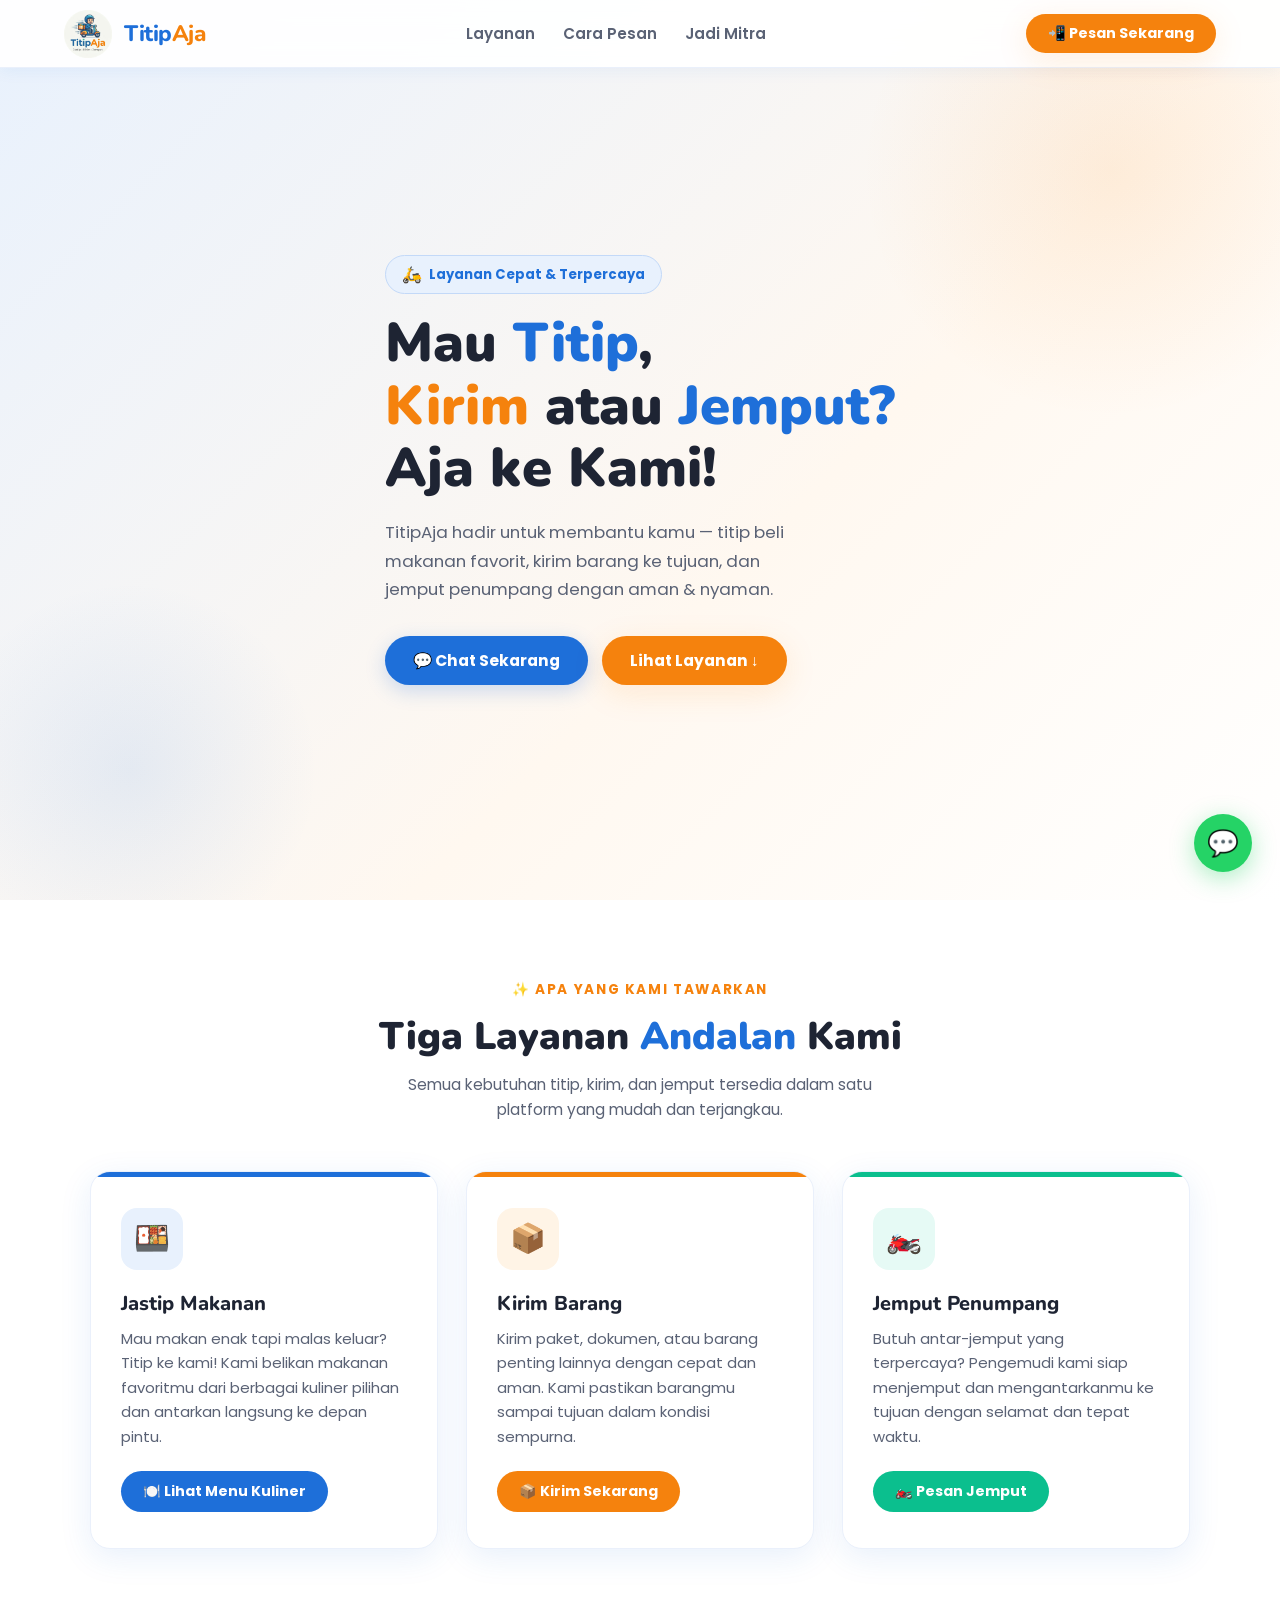
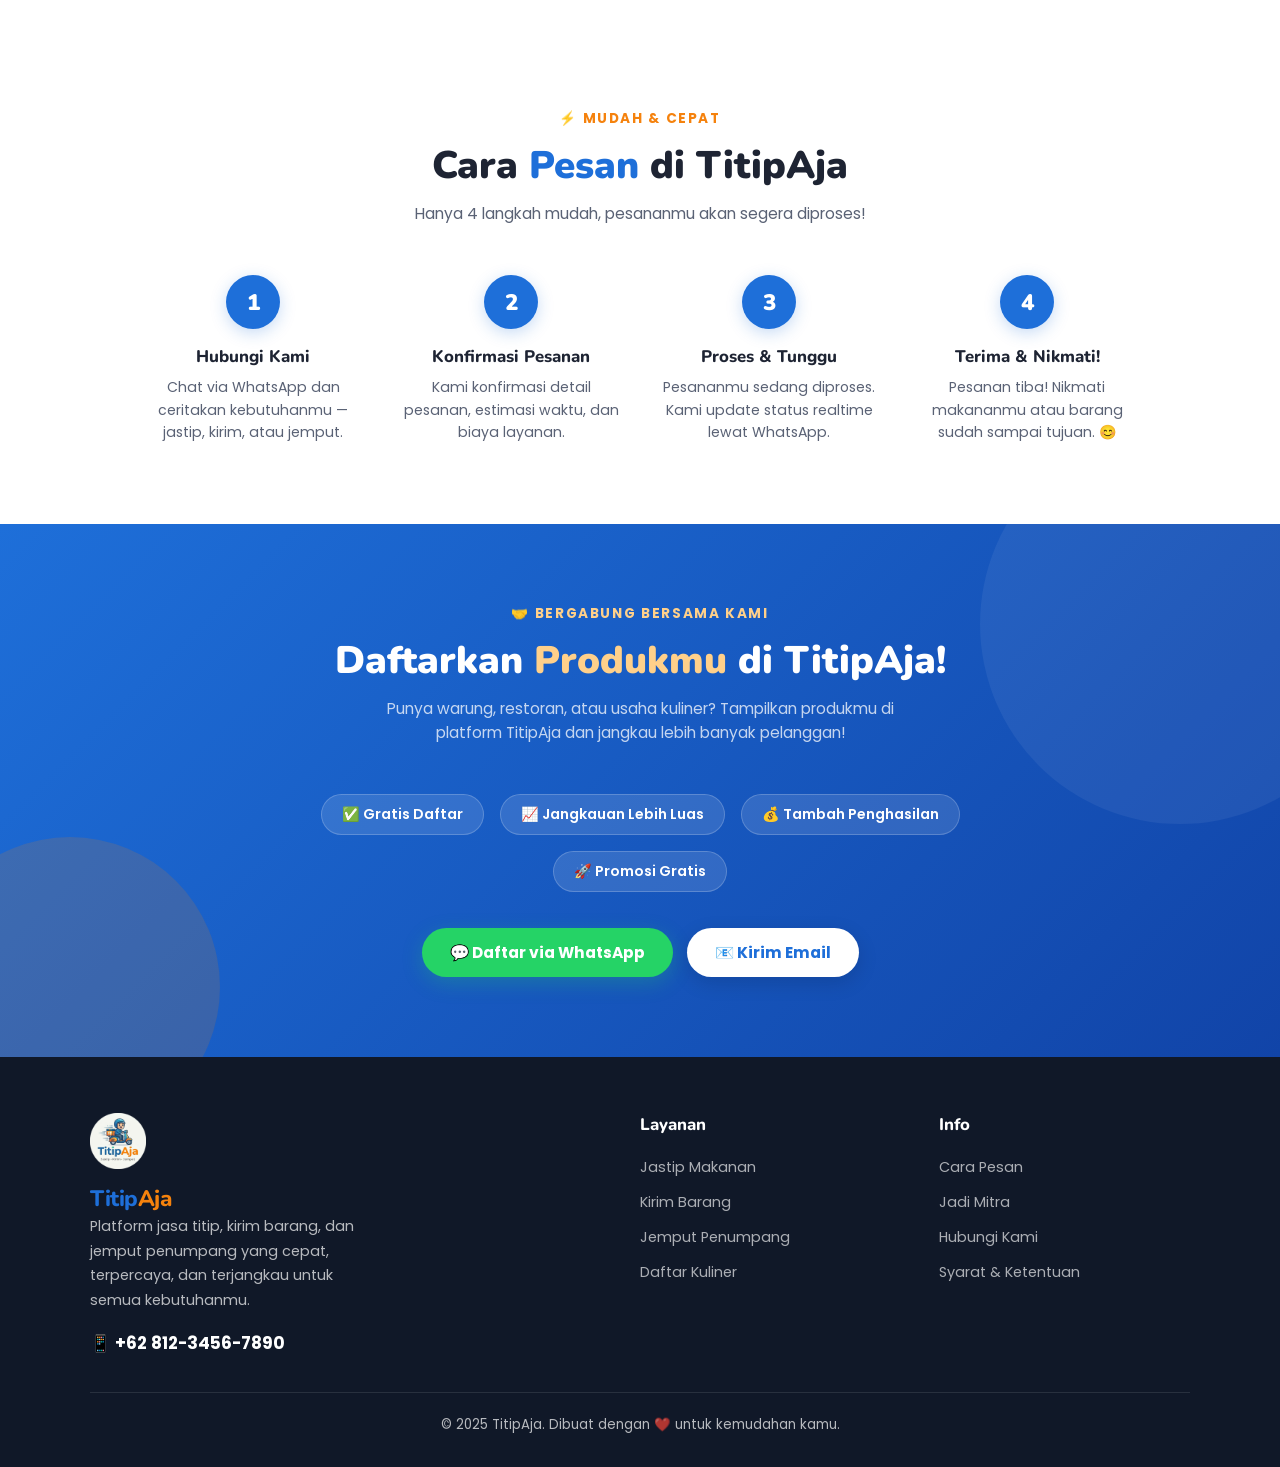
<file: index.html>
<!DOCTYPE html>
<html lang="id">
<head>
<meta charset="UTF-8">
<meta name="viewport" content="width=device-width, initial-scale=1.0">
<title>TitipAja – Jastip • Kirim • Jemput</title>
<link href="https://fonts.googleapis.com/css2?family=Nunito:wght@400;600;700;800;900&family=Poppins:wght@400;500;600;700&display=swap" rel="stylesheet">
<link rel="stylesheet" href="style.css">
</head>
<body>

<!-- NAV -->
<nav>
  <div class="nav-brand">
    <a class="nav-logo" href="#">
      <img src="logo.png" alt="TitipAja">
    </a>
    <h1 class="nav-title"><span class="blue">Titip</span><span class="orange">Aja</span></h1>
  </div>
  <ul class="nav-links">
    <li><a href="#layanan">Layanan</a></li>
    <li><a href="#cara-pesan">Cara Pesan</a></li>
    <li><a href="#mitra">Jadi Mitra</a></li>
  </ul>
  <a class="nav-cta" href="https://wa.me/6281234567890" target="_blank">📲 Pesan Sekarang</a>
</nav>

<!-- HERO -->
<section class="hero" id="home">
  <div class="hero-inner">
    <div class="hero-text">
      <div class="hero-badge"><span>🛵</span> Layanan Cepat & Terpercaya</div>
      <h1 class="hero-title">
        Mau <span class="blue">Titip</span>,<br>
        <span class="orange">Kirim</span> atau <span class="blue">Jemput?</span><br>
        Aja ke Kami!
      </h1>
      <p class="hero-desc">
        TitipAja hadir untuk membantu kamu — titip beli makanan favorit, kirim barang ke tujuan, dan jemput penumpang dengan aman & nyaman.
      </p>
      <div class="hero-btns">
        <a class="btn-primary" href="https://wa.me/6281234567890" target="_blank">💬 Chat Sekarang</a>
        <a class="btn-secondary" href="#layanan">Lihat Layanan ↓</a>
      </div>
    </div>

  </div>
</section>

<!-- SERVICES -->
<section class="services fade-in" id="layanan">
  <p class="section-label">✨ Apa yang Kami Tawarkan</p>
  <h2 class="section-title">Tiga Layanan <span class="blue">Andalan</span> Kami</h2>
  <p class="section-sub">Semua kebutuhan titip, kirim, dan jemput tersedia dalam satu platform yang mudah dan terjangkau.</p>
  <div class="cards">

    <!-- Jastip -->
    <div class="card fade-in">
      <div class="card-icon">🍱</div>
      <h3>Jastip Makanan</h3>
      <p>Mau makan enak tapi malas keluar? Titip ke kami! Kami belikan makanan favoritmu dari berbagai kuliner pilihan dan antarkan langsung ke depan pintu.</p>
      <a class="card-btn" href="kuliner.html">🍽️ Lihat Menu Kuliner</a>
    </div>

    <!-- Kirim Barang -->
    <div class="card orange-card fade-in">
      <div class="card-icon">📦</div>
      <h3>Kirim Barang</h3>
      <p>Kirim paket, dokumen, atau barang penting lainnya dengan cepat dan aman. Kami pastikan barangmu sampai tujuan dalam kondisi sempurna.</p>
      <a class="card-btn" href="https://wa.me/6281234567890?text=Halo%20TitipAja%2C%20saya%20mau%20kirim%20barang" target="_blank">📦 Kirim Sekarang</a>
    </div>

    <!-- Jemput -->
    <div class="card teal-card fade-in">
      <div class="card-icon">🏍️</div>
      <h3>Jemput Penumpang</h3>
      <p>Butuh antar-jemput yang terpercaya? Pengemudi kami siap menjemput dan mengantarkanmu ke tujuan dengan selamat dan tepat waktu.</p>
      <a class="card-btn" href="https://wa.me/6281234567890?text=Halo%20TitipAja%2C%20saya%20mau%20dijemput" target="_blank">🏍️ Pesan Jemput</a>
    </div>

  </div>
</section>


<!-- HOW IT WORKS -->
<section class="how fade-in" id="cara-pesan">
  <p class="section-label">⚡ Mudah & Cepat</p>
  <h2 class="section-title">Cara <span class="blue">Pesan</span> di TitipAja</h2>
  <p class="section-sub">Hanya 4 langkah mudah, pesananmu akan segera diproses!</p>
  <div class="steps">
    <div class="step fade-in">
      <div class="step-num">1</div>
      <h4>Hubungi Kami</h4>
      <p>Chat via WhatsApp dan ceritakan kebutuhanmu — jastip, kirim, atau jemput.</p>
    </div>
    <div class="step fade-in">
      <div class="step-num">2</div>
      <h4>Konfirmasi Pesanan</h4>
      <p>Kami konfirmasi detail pesanan, estimasi waktu, dan biaya layanan.</p>
    </div>
    <div class="step fade-in">
      <div class="step-num">3</div>
      <h4>Proses & Tunggu</h4>
      <p>Pesananmu sedang diproses. Kami update status realtime lewat WhatsApp.</p>
    </div>
    <div class="step fade-in">
      <div class="step-num">4</div>
      <h4>Terima & Nikmati!</h4>
      <p>Pesanan tiba! Nikmati makananmu atau barang sudah sampai tujuan. 😊</p>
    </div>
  </div>
</section>

<!-- MITRA -->
<section class="mitra fade-in" id="mitra">
  <div class="mitra-inner">
    <p class="section-label">🤝 Bergabung Bersama Kami</p>
    <h2 class="section-title">Daftarkan <span style="color:#ffd08a">Produkmu</span> di TitipAja!</h2>
    <p class="section-sub">Punya warung, restoran, atau usaha kuliner? Tampilkan produkmu di platform TitipAja dan jangkau lebih banyak pelanggan!</p>
    <div class="mitra-perks">
      <div class="mitra-perk">✅ Gratis Daftar</div>
      <div class="mitra-perk">📈 Jangkauan Lebih Luas</div>
      <div class="mitra-perk">💰 Tambah Penghasilan</div>
      <div class="mitra-perk">🚀 Promosi Gratis</div>
    </div>
    <div class="mitra-btns">
      <a class="btn-wa" href="https://wa.me/6281234567890?text=Halo%20TitipAja%2C%20saya%20ingin%20mendaftarkan%20produk%20saya" target="_blank">
        💬 Daftar via WhatsApp
      </a>
      <a class="btn-white" href="mailto:titipaja@email.com">
        📧 Kirim Email
      </a>
    </div>
  </div>
</section>

<!-- FOOTER -->
<footer id="kontak">
  <div class="footer-inner">
    <div class="footer-brand">
      <a class="nav-logo" href="#" style="display:inline-flex;">
        <img src="logo.png" alt="TitipAja" style="height:56px;width:auto;">
      </a>
      <h1 class="nav-title"><span class="blue">Titip</span><span class="orange">Aja</span></h1>
      <p>Platform jasa titip, kirim barang, dan jemput penumpang yang cepat, terpercaya, dan terjangkau untuk semua kebutuhanmu.</p>
      <div class="footer-contact">
        <a href="https://wa.me/6281234567890" target="_blank">
          📱 +62 812-3456-7890
        </a>
      </div>
    </div>
    <div class="footer-col">
      <h4>Layanan</h4>
      <ul>
        <li><a href="#layanan">Jastip Makanan</a></li>
        <li><a href="#layanan">Kirim Barang</a></li>
        <li><a href="#layanan">Jemput Penumpang</a></li>
        <li><a href="#kuliner">Daftar Kuliner</a></li>
      </ul>
    </div>
    <div class="footer-col">
      <h4>Info</h4>
      <ul>
        <li><a href="#cara-pesan">Cara Pesan</a></li>
        <li><a href="#mitra">Jadi Mitra</a></li>
        <li><a href="https://wa.me/6281234567890" target="_blank">Hubungi Kami</a></li>
        <li><a href="#">Syarat & Ketentuan</a></li>
      </ul>
    </div>
  </div>
  <div class="footer-bottom">
    © 2025 TitipAja. Dibuat dengan ❤️ untuk kemudahan kamu.
  </div>
</footer>

<!-- WhatsApp Float -->
<a class="wa-float" href="https://wa.me/6281234567890" target="_blank" title="Chat WhatsApp">💬</a>

<script src="script.js"></script>
</body>
</html>
</file>
<file: style.css>
:root {
    --blue: #1e6fd9;
    --blue-dark: #1558b0;
    --blue-light: #e8f1fd;
    --orange: #f5820d;
    --orange-dark: #d46a00;
    --orange-light: #fff4e6;
    --gray: #5a6275;
    --gray-light: #f4f6fb;
    --white: #ffffff;
    --text: #1e2433;
    --radius: 20px;
    --shadow: 0 8px 32px rgba(30,111,217,0.10);
    --shadow-orange: 0 8px 32px rgba(245,130,13,0.13);
  }
  *, *::before, *::after { box-sizing: border-box; margin: 0; padding: 0; }
  html { scroll-behavior: smooth; }
  body {
    font-family: 'Poppins', sans-serif;
    color: var(--text);
    background: var(--white);
    overflow-x: hidden;
  }

  /* ─── NAV ─── */
  nav {
    position: fixed; top: 0; left: 0; right: 0; z-index: 100;
    background: rgba(255,255,255,0.92);
    backdrop-filter: blur(12px);
    border-bottom: 1.5px solid #eaf0fb;
    display: flex; align-items: center; justify-content: space-between;
    padding: 0 5vw;
    height: 68px;
    box-shadow: 0 2px 16px rgba(30,111,217,0.07);
  }
  .nav-brand {
    display: flex; align-items: center; gap: 12px;
  }
  .nav-logo {
    display: flex; align-items: center; gap: 10px;
    text-decoration: none;
  }
  .nav-logo img { height: 48px; width: auto; }
  .nav-logo span.blue { color: var(--blue); }
  .nav-logo span.orange { color: var(--orange); }
  .nav-title {
    margin: 0; font-size: 1.4rem; font-weight: 800;
    font-family: 'Nunito', sans-serif; letter-spacing: -0.5px;
  }
  .nav-title span.blue { color: var(--blue); }
  .nav-title span.orange { color: var(--orange); }
  .nav-links { display: flex; gap: 28px; list-style: none; }
  .nav-links a {
    text-decoration: none; color: var(--gray); font-weight: 600; font-size: .95rem;
    transition: color .2s;
  }
  .nav-links a:hover { color: var(--blue); }
  .nav-cta {
    background: var(--orange); color: #fff; padding: 9px 22px;
    border-radius: 50px; font-weight: 700; font-size: .9rem;
    text-decoration: none; transition: background .2s, transform .15s;
    box-shadow: var(--shadow-orange);
  }
  .nav-cta:hover { background: var(--orange-dark); transform: translateY(-1px); }

  /* ─── HERO ─── */
  .hero {
    min-height: 100vh;
    display: flex; align-items: center;
    padding: 100px 5vw 60px;
    background: linear-gradient(135deg, #e8f1fd 0%, #fff8f0 60%, #fff 100%);
    position: relative; overflow: hidden;
  }
  .hero::before {
    content: '';
    position: absolute; top: -80px; right: -80px;
    width: 500px; height: 500px;
    background: radial-gradient(circle, rgba(245,130,13,0.10) 0%, transparent 70%);
    border-radius: 50%; pointer-events: none;
  }
  .hero::after {
    content: '';
    position: absolute; bottom: -60px; left: -60px;
    width: 380px; height: 380px;
    background: radial-gradient(circle, rgba(30,111,217,0.09) 0%, transparent 70%);
    border-radius: 50%; pointer-events: none;
  }
  .hero-inner {
    max-width: 1100px; margin: 0 auto;
    display: flex; align-items: center; gap: 60px; flex-wrap: wrap;
    position: relative; z-index: 1;
  }
  .hero-text { flex: 1 1 320px; }
  .hero-badge {
    display: inline-flex; align-items: center; gap: 7px;
    background: var(--blue-light); color: var(--blue);
    font-size: .82rem; font-weight: 700; padding: 6px 16px;
    border-radius: 50px; margin-bottom: 18px;
    border: 1.5px solid #c3d9f8;
  }
  .hero-badge span { font-size: 1rem; }
  .hero-title {
    font-family: 'Nunito', sans-serif;
    font-size: clamp(2.2rem, 5vw, 3.4rem);
    font-weight: 900; line-height: 1.15; margin-bottom: 18px;
  }
  .hero-title .blue { color: var(--blue); }
  .hero-title .orange { color: var(--orange); }
  .hero-desc {
    color: var(--gray); font-size: 1.05rem; line-height: 1.7; margin-bottom: 32px;
    max-width: 420px;
  }
  .hero-btns { display: flex; gap: 14px; flex-wrap: wrap; }
  .btn-primary {
    background: var(--blue); color: #fff;
    padding: 13px 28px; border-radius: 50px;
    font-weight: 700; font-size: .97rem; text-decoration: none;
    box-shadow: 0 6px 20px rgba(30,111,217,0.22);
    transition: background .2s, transform .15s;
    display: inline-flex; align-items: center; gap: 8px;
  }
  .btn-primary:hover { background: var(--blue-dark); transform: translateY(-2px); }
  .btn-secondary {
    background: var(--orange); color: #fff;
    padding: 13px 28px; border-radius: 50px;
    font-weight: 700; font-size: .97rem; text-decoration: none;
    box-shadow: var(--shadow-orange);
    transition: background .2s, transform .15s;
    display: inline-flex; align-items: center; gap: 8px;
  }
  .btn-secondary:hover { background: var(--orange-dark); transform: translateY(-2px); }
  .hero-img { flex: 1 1 260px; display: flex; justify-content: center; }
  .hero-img img {
    width: min(320px, 80vw);
    border-radius: 50%;
    box-shadow: 0 20px 60px rgba(30,111,217,0.13), 0 4px 16px rgba(245,130,13,0.10);
    animation: floatY 3.5s ease-in-out infinite;
  }
  @keyframes floatY {
    0%,100% { transform: translateY(0); }
    50% { transform: translateY(-14px); }
  }

  /* ─── SERVICES ─── */
  .services {
    padding: 80px 5vw;
    background: var(--white);
  }
  .section-label {
    text-align: center; color: var(--orange); font-weight: 700; font-size: .85rem;
    letter-spacing: .12em; text-transform: uppercase; margin-bottom: 10px;
  }
  .section-title {
    text-align: center;
    font-family: 'Nunito', sans-serif; font-size: clamp(1.7rem, 4vw, 2.4rem);
    font-weight: 900; margin-bottom: 10px;
  }
  .section-title .blue { color: var(--blue); }
  .section-title .orange { color: var(--orange); }
  .section-sub {
    text-align: center; color: var(--gray); font-size: .97rem;
    margin-bottom: 48px; max-width: 520px; margin-left: auto; margin-right: auto;
    line-height: 1.6;
  }
  .cards {
    display: grid; grid-template-columns: repeat(auto-fit, minmax(280px,1fr));
    gap: 28px; max-width: 1100px; margin: 0 auto;
  }
  .card {
    background: var(--white);
    border-radius: var(--radius);
    box-shadow: var(--shadow);
    padding: 36px 30px;
    border: 1.5px solid #eaf0fb;
    transition: transform .22s, box-shadow .22s;
    position: relative; overflow: hidden;
  }
  .card::before {
    content: '';
    position: absolute; top: 0; left: 0; right: 0; height: 5px;
    background: var(--blue);
    border-radius: var(--radius) var(--radius) 0 0;
  }
  .card.orange-card::before { background: var(--orange); }
  .card.teal-card::before { background: #0bbf8e; }
  .card:hover { transform: translateY(-6px); box-shadow: 0 16px 40px rgba(30,111,217,0.14); }
  .card-icon {
    width: 62px; height: 62px; border-radius: 16px;
    display: flex; align-items: center; justify-content: center;
    font-size: 1.8rem; margin-bottom: 20px;
    background: var(--blue-light);
  }
  .card.orange-card .card-icon { background: var(--orange-light); }
  .card.teal-card .card-icon { background: #e6faf5; }
  .card h3 {
    font-family: 'Nunito', sans-serif; font-size: 1.25rem; font-weight: 800;
    margin-bottom: 10px;
  }
  .card p { color: var(--gray); font-size: .93rem; line-height: 1.65; margin-bottom: 22px; }
  .card-btn {
    display: inline-flex; align-items: center; gap: 7px;
    padding: 10px 22px; border-radius: 50px;
    font-weight: 700; font-size: .88rem; text-decoration: none;
    background: var(--blue); color: #fff;
    transition: background .2s, transform .15s;
  }
  .card.orange-card .card-btn { background: var(--orange); }
  .card.teal-card .card-btn { background: #0bbf8e; }
  .card-btn:hover { transform: translateY(-1px); opacity: .9; }

 

  /* ─── HOW IT WORKS ─── */
  .how {
    padding: 80px 5vw;
    background: var(--white);
  }
  .steps {
    display: grid; grid-template-columns: repeat(auto-fit, minmax(200px,1fr));
    gap: 32px; max-width: 1000px; margin: 0 auto;
    position: relative;
  }
  .step { text-align: center; position: relative; }
  .step-num {
    width: 54px; height: 54px; border-radius: 50%;
    background: var(--blue); color: #fff;
    font-family: 'Nunito', sans-serif; font-size: 1.4rem; font-weight: 900;
    display: flex; align-items: center; justify-content: center;
    margin: 0 auto 16px;
    box-shadow: 0 4px 16px rgba(30,111,217,0.25);
  }
  .step h4 { font-family: 'Nunito', sans-serif; font-weight: 800; font-size: 1.05rem; margin-bottom: 8px; }
  .step p { color: var(--gray); font-size: .88rem; line-height: 1.6; }

  /* ─── MITRA SECTION ─── */
  .mitra {
    padding: 80px 5vw;
    background: linear-gradient(135deg, #1e6fd9 0%, #1144a8 100%);
    position: relative; overflow: hidden;
  }
  .mitra::before {
    content: '';
    position: absolute; top: -100px; right: -100px;
    width: 400px; height: 400px;
    background: rgba(255,255,255,0.06); border-radius: 50%;
  }
  .mitra::after {
    content: '';
    position: absolute; bottom: -80px; left: -80px;
    width: 300px; height: 300px;
    background: rgba(245,130,13,0.15); border-radius: 50%;
  }
  .mitra-inner { max-width: 800px; margin: 0 auto; text-align: center; position: relative; z-index: 1; }
  .mitra .section-label { color: #ffd08a; }
  .mitra .section-title { color: #fff; }
  .mitra .section-sub { color: rgba(255,255,255,0.75); }
  .mitra-perks {
    display: flex; flex-wrap: wrap; gap: 16px;
    justify-content: center; margin-bottom: 36px;
  }
  .mitra-perk {
    background: rgba(255,255,255,0.12);
    border: 1.5px solid rgba(255,255,255,0.2);
    color: #fff; border-radius: 50px;
    padding: 9px 20px; font-size: .88rem; font-weight: 600;
    display: flex; align-items: center; gap: 7px;
  }
  .mitra-btns { display: flex; gap: 14px; justify-content: center; flex-wrap: wrap; }
  .btn-white {
    background: #fff; color: var(--blue);
    padding: 13px 28px; border-radius: 50px;
    font-weight: 700; font-size: .97rem; text-decoration: none;
    box-shadow: 0 6px 20px rgba(0,0,0,0.13);
    transition: transform .15s, box-shadow .2s;
    display: inline-flex; align-items: center; gap: 8px;
  }
  .btn-white:hover { transform: translateY(-2px); box-shadow: 0 10px 28px rgba(0,0,0,0.18); }
  .btn-wa {
    background: #25D366; color: #fff;
    padding: 13px 28px; border-radius: 50px;
    font-weight: 700; font-size: .97rem; text-decoration: none;
    box-shadow: 0 6px 20px rgba(37,211,102,0.25);
    transition: transform .15s;
    display: inline-flex; align-items: center; gap: 8px;
  }
  .btn-wa:hover { transform: translateY(-2px); background: #1ebe5d; }

  /* ─── FOOTER ─── */
  footer {
    background: #101828;
    color: rgba(255,255,255,0.7);
    padding: 56px 5vw 32px;
  }
  .footer-inner {
    max-width: 1100px; margin: 0 auto;
    display: grid; grid-template-columns: 2fr 1fr 1fr; gap: 48px;
  }
  .footer-brand .nav-logo { margin-bottom: 14px; display: block; }
  .footer-brand p { font-size: .9rem; line-height: 1.7; max-width: 280px; }
  .footer-contact { margin-top: 18px; display: flex; flex-direction: column; gap: 10px; }
  .footer-contact a {
    color: #fff; text-decoration: none; font-weight: 700;
    font-size: 1.05rem; display: flex; align-items: center; gap: 9px;
    transition: color .2s;
  }
  .footer-contact a:hover { color: var(--orange); }
  .footer-col h4 {
    color: #fff; font-family: 'Nunito', sans-serif; font-weight: 800;
    font-size: 1.05rem; margin-bottom: 18px;
  }
  .footer-col ul { list-style: none; display: flex; flex-direction: column; gap: 10px; }
  .footer-col ul a { color: rgba(255,255,255,.65); text-decoration: none; font-size: .9rem; transition: color .2s; }
  .footer-col ul a:hover { color: var(--orange); }
  .footer-bottom {
    max-width: 1100px; margin: 36px auto 0;
    border-top: 1px solid rgba(255,255,255,.1);
    padding-top: 22px; text-align: center; font-size: .83rem;
  }

  /* ─── WHATSAPP FLOAT ─── */
  .wa-float {
    position: fixed; bottom: 28px; right: 28px; z-index: 999;
    background: #25D366; color: #fff;
    width: 58px; height: 58px; border-radius: 50%;
    display: flex; align-items: center; justify-content: center;
    font-size: 1.6rem; text-decoration: none;
    box-shadow: 0 6px 24px rgba(37,211,102,0.38);
    transition: transform .2s;
    animation: pulse 2.5s ease-in-out infinite;
  }
  .wa-float:hover { transform: scale(1.12); }
  @keyframes pulse {
    0%,100% { box-shadow: 0 6px 24px rgba(37,211,102,0.38); }
    50% { box-shadow: 0 6px 36px rgba(37,211,102,0.6); }
  }

  /* ─── RESPONSIVE ─── */
  @media (max-width: 700px) {
    .nav-links { display: none; }
    .footer-inner { grid-template-columns: 1fr; gap: 32px; }
    .hero-inner { flex-direction: column-reverse; text-align: center; }
    .hero-desc, .hero-btns { margin-left: auto; margin-right: auto; justify-content: center; }
    .hero-badge { margin: 0 auto 18px; }
  }

  /* ─── ANIMATIONS ─── */
  .fade-in {
    opacity: 0; transform: translateY(24px);
    transition: opacity .55s ease, transform .55s ease;
  }
  .fade-in.visible { opacity: 1; transform: translateY(0); }
</file>
